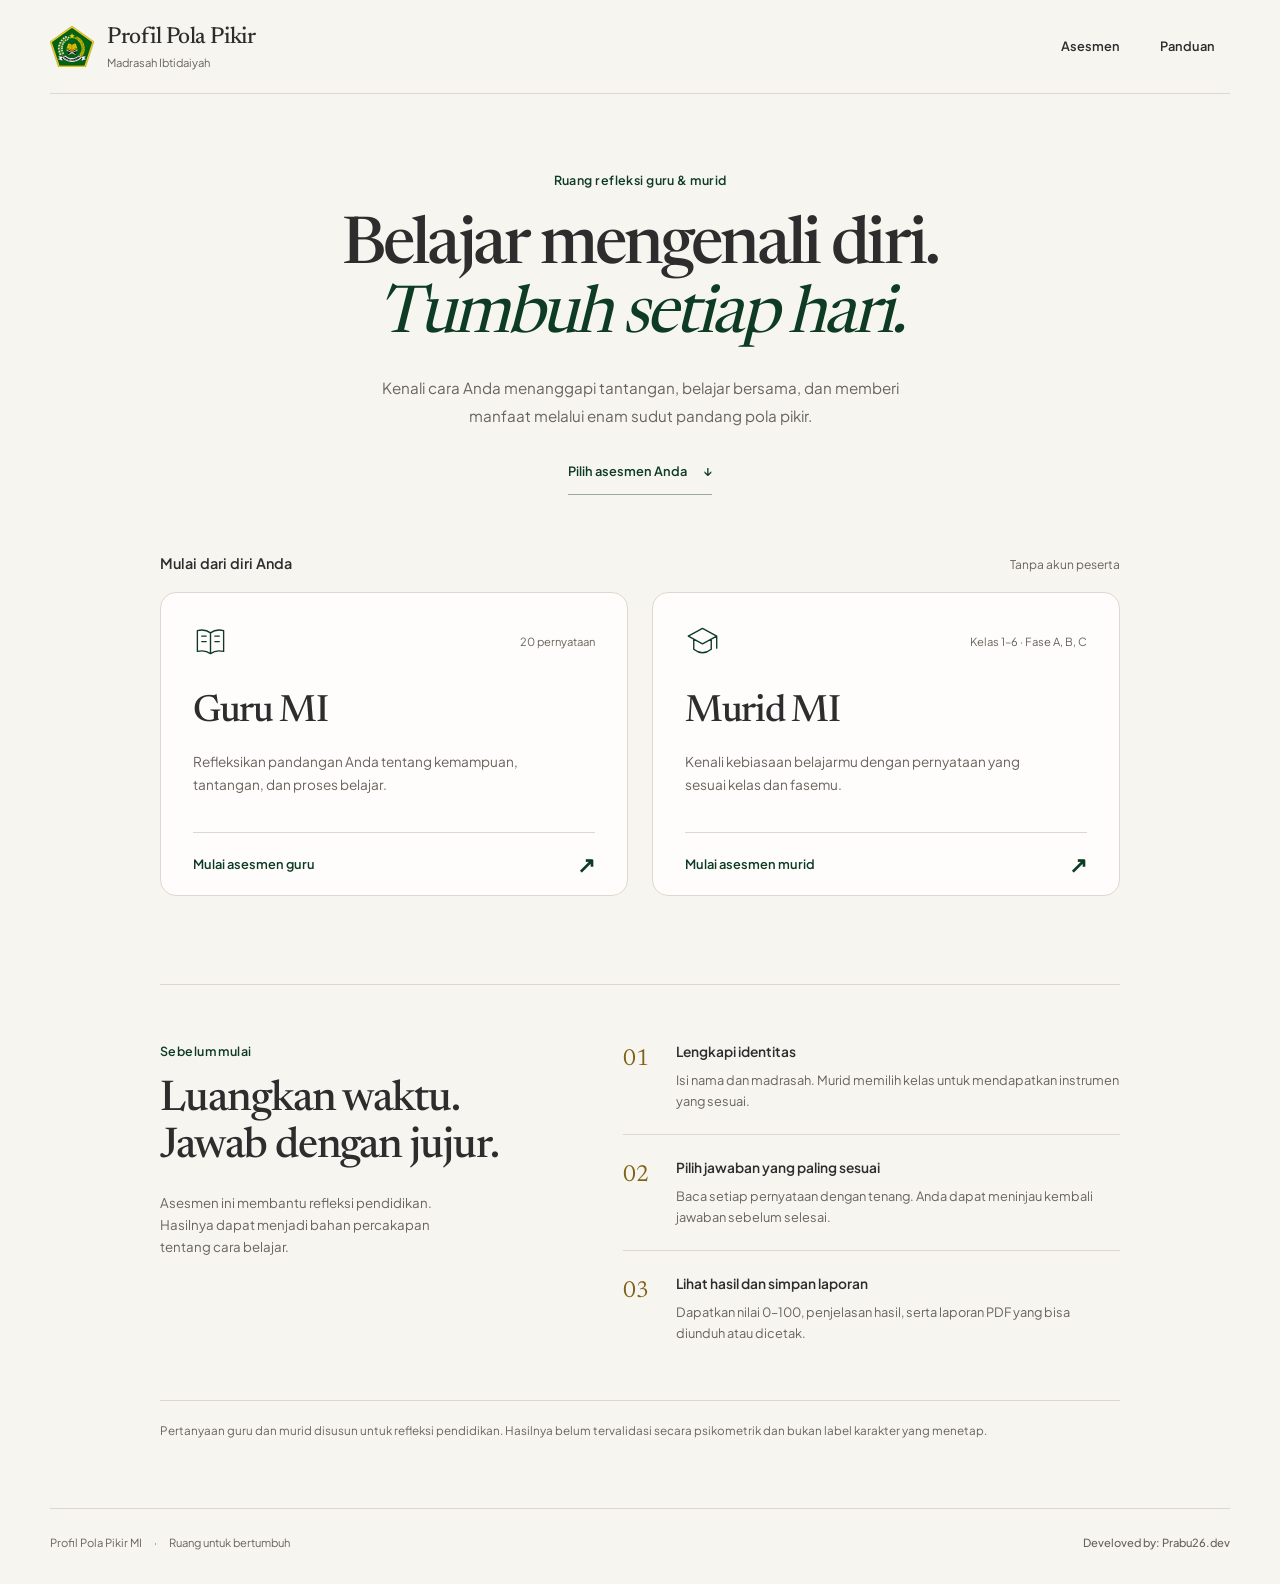
<file: index.html>
<!DOCTYPE html>
<html lang="id">
<head>
  <meta charset="UTF-8">
  <meta name="viewport" content="width=device-width, initial-scale=1, viewport-fit=cover">
  <meta name="theme-color" content="#F7F5F0">
  <meta name="description" content="Kenali pola pikir dalam belajar melalui asesmen reflektif untuk guru dan murid Madrasah Ibtidaiyah.">
  <title>Profil Pola Pikir MI</title>
  <link rel="icon" href="assets/logo-kemenag.svg" type="image/svg+xml">
  <link rel="preload" href="assets/fonts/newsreader-latin.woff2" as="font" type="font/woff2" crossorigin>
  <link rel="stylesheet" href="assets/styles.css?v=20260923.5">
  <script src="assets/ui.js?v=20260923.5" defer></script>
</head>
<body>
  <a class="skip-link" href="#main">Lewati ke isi</a>
  <header class="topbar">
    <a class="brand" href="./" aria-label="Profil Pola Pikir MI, beranda"><img src="assets/logo-kemenag.svg" alt="Lambang Kementerian Agama" width="44" height="44"><span class="brand-copy"><strong>Profil Pola Pikir</strong><small>Madrasah Ibtidaiyah</small></span></a>
    <nav class="header-nav" aria-label="Navigasi utama"><a href="#pilih-asesmen">Asesmen</a><a href="#panduan">Panduan</a></nav>
  </header>
  <main id="main" class="app-shell landing">
    <section class="hero" aria-labelledby="heroTitle">
      <p class="section-kicker">Ruang refleksi guru &amp; murid</p>
      <h1 id="heroTitle">Belajar mengenali diri.<br><em>Tumbuh setiap hari.</em></h1>
      <p class="hero-description">Kenali cara Anda menanggapi tantangan, belajar bersama, dan memberi manfaat melalui enam sudut pandang pola pikir.</p>
      <a class="text-link" href="#pilih-asesmen">Pilih asesmen Anda <span aria-hidden="true">↓</span></a>
    </section>
    <section id="pilih-asesmen" class="role-section" aria-labelledby="roleTitle">
      <div class="section-label"><h2 id="roleTitle">Mulai dari diri Anda</h2><span>Tanpa akun peserta</span></div>
      <div class="role-grid">
        <a class="role-card" href="guru.html"><span class="role-top"><span class="role-symbol" aria-hidden="true"><svg viewBox="0 0 32 32"><path d="M16 9c-4-3-8-3-12-2v19c4-1 8-1 12 2m0-19c4-3 8-3 12-2v19c-4-1-8-1-12 2V9Z"/><path d="M8 12h4m8 0h4M8 17h4m8 0h4"/></svg></span><span class="role-meta">20 pernyataan</span></span><h3>Guru MI</h3><p>Refleksikan pandangan Anda tentang kemampuan, tantangan, dan proses belajar.</p><span class="role-action">Mulai asesmen guru <span aria-hidden="true">↗</span></span></a>
        <a class="role-card" href="murid.html"><span class="role-top"><span class="role-symbol" aria-hidden="true"><svg viewBox="0 0 32 32"><path d="m3 12 13-7 13 7-13 7-13-7Zm5 3v9c5 4 11 4 16 0v-9M29 12v11"/></svg></span><span class="role-meta">Kelas 1–6 · Fase A, B, C</span></span><h3>Murid MI</h3><p>Kenali kebiasaan belajarmu dengan pernyataan yang sesuai kelas dan fasemu.</p><span class="role-action">Mulai asesmen murid <span aria-hidden="true">↗</span></span></a>
      </div>
    </section>
    <section id="panduan" class="guide" aria-labelledby="guideTitle">
      <div class="guide-heading"><p class="section-kicker">Sebelum mulai</p><h2 id="guideTitle">Luangkan waktu.<br>Jawab dengan jujur.</h2><p>Asesmen ini membantu refleksi pendidikan. Hasilnya dapat menjadi bahan percakapan tentang cara belajar.</p></div>
      <ol class="guide-steps"><li><span aria-hidden="true">01</span><div><h3>Lengkapi identitas</h3><p>Isi nama dan madrasah. Murid memilih kelas untuk mendapatkan instrumen yang sesuai.</p></div></li><li><span aria-hidden="true">02</span><div><h3>Pilih jawaban yang paling sesuai</h3><p>Baca setiap pernyataan dengan tenang. Anda dapat meninjau kembali jawaban sebelum selesai.</p></div></li><li><span aria-hidden="true">03</span><div><h3>Lihat hasil dan simpan laporan</h3><p>Dapatkan nilai 0–100, penjelasan hasil, serta laporan PDF yang bisa diunduh atau dicetak.</p></div></li></ol>
    </section>
    <p class="method-note">Pertanyaan guru dan murid disusun untuk refleksi pendidikan. Hasilnya belum tervalidasi secara psikometrik dan bukan label karakter yang menetap.</p>
  </main>
  <footer class="site-footer"><span>Profil Pola Pikir MI <span class="footer-dot" aria-hidden="true">·</span> Ruang untuk bertumbuh</span><strong>Develoved by: Prabu26.dev</strong></footer>
</body>
</html>
</file>
<file: assets/styles.css>
@font-face{font-family:Newsreader;src:url('fonts/newsreader-latin.woff2') format('woff2');font-weight:400 600;font-style:normal;font-display:swap}
@font-face{font-family:'Plus Jakarta Sans';src:url('fonts/jakarta-latin.woff2') format('woff2');font-weight:400 700;font-style:normal;font-display:swap}
:root{color-scheme:light;--bg:#F7F5F0;--surface:#FFFDFC;--surface-2:#FAF9F6;--surface-3:#F1EEE7;--text:#2D2D2D;--muted:#68645D;--line:#DDD8CF;--control:#89837A;--green:#0D3B23;--green-dark:#123F29;--green-soft:#E9F0EB;--gold:#C59B27;--gold-text:#806216;--gold-soft:#F5EEDC;--danger:#8A3A35;--danger-soft:#F5E9E7;--radius:16px;--ease:cubic-bezier(.2,.8,.2,1);--serif:Newsreader,Georgia,'Times New Roman',serif;--sans:'Plus Jakarta Sans',-apple-system,BlinkMacSystemFont,'Segoe UI',sans-serif}
*{box-sizing:border-box}html{scroll-padding-top:110px;-webkit-text-size-adjust:100%}body{margin:0;background:var(--bg);color:var(--text);font:400 1rem/1.65 var(--sans);-webkit-font-smoothing:antialiased}button,input,select{font:inherit}button,a,input,select{-webkit-tap-highlight-color:transparent;touch-action:manipulation}button{cursor:pointer}button:disabled{cursor:default;opacity:.55}a{color:inherit;text-decoration:none}img{max-width:100%;height:auto}svg{width:24px;height:24px;fill:none;stroke:currentColor;stroke-width:1.5;stroke-linecap:round;stroke-linejoin:round;flex-shrink:0}h1,h2,h3,p{margin:0}h1,h2,h3{font-weight:500}h1,h2{font-family:var(--serif);line-height:1.12;letter-spacing:-.025em}h1{font-size:clamp(2rem,4vw,3rem)}h2{font-size:2rem}small{font-size:.8rem}[hidden]{display:none!important}:focus-visible{outline:3px solid var(--green);outline-offset:4px}::selection{background:#D7E4DB}button:active,.role-card:active{transform:scale(.985)}button,a{transition:background-color 150ms var(--ease),border-color 150ms var(--ease),color 150ms var(--ease),transform 150ms var(--ease)}
.skip-link{position:fixed;top:-100px;left:16px;background:var(--green);color:white;padding:12px 20px;z-index:100}.skip-link:focus{top:12px}.topbar{width:min(1180px,calc(100% - 64px));min-height:94px;margin:auto;display:flex;align-items:center;justify-content:space-between;gap:20px;border-bottom:1px solid var(--line)}.brand{display:flex;align-items:center;gap:13px;min-width:0}.brand img{width:44px;height:48px;object-fit:contain;flex-shrink:0}.brand-copy{display:grid;line-height:1.4}.brand-copy strong{font-family:var(--serif);font-size:1.45rem;font-weight:500;letter-spacing:-.02em}.brand-copy small{color:var(--muted);font-size:.7rem}.header-nav{display:flex;align-items:center;gap:10px;font-size:.8rem;font-weight:600}.header-nav a{padding:12px 15px;min-height:44px;border-radius:8px}.header-nav a:hover{background:var(--surface-3);color:var(--green)}.app-shell{width:min(1120px,calc(100% - 64px));margin:auto;min-height:65vh}.section-kicker{font-size:.78rem;font-family:var(--sans);font-weight:600;color:var(--green);letter-spacing:.035em}.hero{text-align:center;max-width:860px;margin:auto;padding:76px 0 60px;animation:enter 600ms var(--ease)}.hero h1{font-size:clamp(2.9rem,5.1vw,4.65rem);line-height:1.07;margin:22px 0;letter-spacing:-.045em}.hero h1 em{font-weight:400;font-style:italic;color:var(--green)}.hero-description{max-width:570px;margin:auto;color:var(--muted);font-size:.95rem;line-height:1.85}.text-link{display:inline-flex;align-items:center;gap:16px;min-height:44px;margin-top:20px;font-weight:600;font-size:.8rem;color:var(--green);border-bottom:1px solid #9AAA9C}.text-link:hover{border-color:var(--green)}.role-section{max-width:960px;margin:auto;scroll-margin-top:30px}.section-label{display:flex;justify-content:space-between;align-items:baseline;gap:16px;margin-bottom:18px}.section-label h2{font-family:var(--sans);font-size:.9rem;font-weight:600;letter-spacing:0}.section-label>span{font-size:.75rem;color:var(--muted)}.role-grid{display:grid;grid-template-columns:repeat(2,minmax(0,1fr));gap:24px}.role-card{display:block;padding:30px 32px 0;border:1px solid var(--line);border-radius:var(--radius);background:var(--surface);transition:transform 180ms var(--ease),border-color 180ms var(--ease),background 180ms var(--ease)}.role-card:hover{border-color:var(--green);background:#FCFDF9;transform:translateY(-3px)}.role-top{display:flex;align-items:center;justify-content:space-between;gap:12px;margin-bottom:23px}.role-symbol{color:var(--green);display:flex}.role-symbol svg{width:35px;height:35px;stroke-width:1.25}.role-meta{font-size:.7rem;color:var(--muted)}.role-card h3{font-family:var(--serif);font-size:2.35rem;letter-spacing:-.035em;margin-bottom:8px}.role-card p{font-size:.85rem;color:var(--muted);max-width:340px;min-height:56px}.role-action{display:flex;align-items:center;justify-content:space-between;margin-top:25px;min-height:63px;border-top:1px solid var(--line);font-size:.8rem;font-weight:600;color:var(--green)}.role-action>span{font-size:1.35rem}.guide{display:grid;grid-template-columns:1fr 1.3fr;gap:80px;max-width:960px;margin:88px auto 0;padding:56px 0;border-top:1px solid var(--line);scroll-margin-top:24px}.guide-heading h2{margin:15px 0 20px;font-size:2.65rem}.guide-heading>p:last-child{font-size:.83rem;color:var(--muted);max-width:290px}.guide-steps{margin:0;padding:0;list-style:none}.guide-steps li{display:grid;grid-template-columns:38px 1fr;gap:15px;padding:22px 0;border-bottom:1px solid var(--line)}.guide-steps li:first-child{padding-top:0}.guide-steps li:last-child{border:0;padding-bottom:0}.guide-steps li>span{color:var(--gold-text);font-family:var(--serif);font-size:1.45rem}.guide-steps h3{font-size:.86rem;font-weight:600;margin-bottom:6px}.guide-steps p{font-size:.8rem;color:var(--muted)}.method-note{max-width:960px;margin:0 auto 40px;font-size:.73rem;color:var(--muted);padding:20px 0;border-top:1px solid var(--line)}.site-footer{width:min(1180px,calc(100% - 64px));margin:48px auto 0;padding:24px 0 32px;border-top:1px solid var(--line);display:flex;justify-content:space-between;gap:16px;flex-wrap:wrap;color:var(--muted);font-size:.7rem}.site-footer strong{font-weight:500}.footer-dot{padding:0 10px}
.view{display:none}.view.active{display:block}.view-entering{animation:enter 220ms var(--ease)}@keyframes enter{from{opacity:0;transform:translateY(8px)}to{opacity:1;transform:translateY(0)}}.flow-steps{display:flex;justify-content:center;gap:44px;list-style:none;margin:36px 0;padding:0;font-size:.78rem;color:var(--muted)}.flow-steps li{display:flex;align-items:center;gap:10px}.flow-steps li>span{display:grid;place-items:center;width:27px;height:27px;border:1px solid var(--control);border-radius:50%;font-size:.7rem}.flow-steps [aria-current]{color:var(--green);font-weight:700}.flow-steps [aria-current]>span{background:var(--green);border-color:var(--green);color:white}.flow-steps .completed>span{background:var(--green-soft);border-color:var(--green);color:var(--green)}.flow-shell{max-width:660px;margin:0 auto}.back-link{display:inline-flex;align-items:center;gap:10px;min-height:44px;background:none;border:0;color:var(--muted);font-size:.8rem;padding:8px 0;margin-bottom:14px}.back-link>span{font-size:1.4rem}.back-link:hover{color:var(--green)}.panel{background:var(--surface);border:1px solid var(--line);border-radius:var(--radius)}.form-panel{padding:40px 48px}.section-heading{margin-bottom:28px}.section-heading h1{margin:12px 0;font-size:2.5rem}.section-heading>p:last-child{font-size:.85rem;color:var(--muted)}.field{display:grid;gap:8px;margin:20px 0;text-align:left;font-size:.82rem}.field>span{font-weight:600}.field input,.field select,input[type=search],.filter-field select{width:100%;min-width:0;min-height:52px;padding:12px 15px;border:1px solid var(--control);border-radius:10px;background:var(--surface-2);color:var(--text);font-size:1rem;transition:border-color 150ms,background 150ms}.field input:focus,.field select:focus,input[type=search]:focus{background:white;border-color:var(--green)}input::placeholder{color:var(--muted);opacity:1}.field small{color:var(--muted);font-size:.73rem}.field [aria-invalid=true]{border-color:var(--danger)}.privacy-note{padding:18px 0;margin:25px 0;border-top:1px solid var(--line);font-size:.72rem;color:var(--muted)}.privacy-note strong{font-size:.75rem;font-weight:600;color:var(--text)}.privacy-note p{margin-top:6px}.form-footnote{font-size:.73rem;color:var(--muted);text-align:center;margin:20px auto;max-width:520px}.form-error{font-size:.8rem;color:var(--danger);padding:12px 14px;background:var(--danger-soft);border-radius:8px}.primary-btn,.secondary-btn,.ghost-btn{display:inline-flex;justify-content:center;align-items:center;gap:10px;min-height:48px;padding:12px 22px;border-radius:10px;font-size:.8rem;font-weight:600;line-height:1.5;border:1px solid transparent}.primary-btn{background:var(--green);color:white}.primary-btn:hover:not(:disabled){background:var(--green-dark)}.secondary-btn{background:var(--surface);color:var(--green);border-color:var(--control)}.secondary-btn:hover:not(:disabled){background:var(--green-soft)}.ghost-btn{color:var(--muted);background:transparent}.ghost-btn:hover{background:var(--surface-3)}.full-btn{width:100%}.assessment-shell #assessmentView{max-width:780px;margin:auto}.assessment-header{display:flex;align-items:center;justify-content:space-between;gap:20px;border-bottom:1px solid var(--line);padding-bottom:20px}.assessment-header .back-link{margin:0}.participant-card{display:grid;text-align:right;gap:3px;max-width:70%;overflow-wrap:anywhere}.participant-card>span{font-size:.7rem;color:var(--green)}.participant-card strong{font-size:.8rem;font-weight:600}.participant-card small{font-size:.7rem;color:var(--muted)}.assessment-intro{margin:30px 0 25px}.assessment-intro h1{font-size:2.4rem;margin-bottom:10px}.assessment-intro p{font-size:.82rem;color:var(--muted)}.progress-card{padding:15px 0 20px;background:var(--bg);position:sticky;top:0;z-index:5}.progress-row{display:flex;align-items:center;justify-content:space-between;font-size:.75rem;margin-bottom:10px}.progress-row strong{color:var(--green)}.progress-track{height:4px;background:#D8DED7;border-radius:4px;overflow:hidden}.progress-track>span{display:block;height:100%;width:0;background:var(--green);transition:width 240ms var(--ease);border-radius:4px}.question-card{margin:16px 0;padding:27px 30px 30px;border:1px solid var(--line);border-radius:14px;background:var(--surface);min-width:0}.question-heading{display:flex;align-items:baseline;gap:16px;margin-bottom:22px}.q-number{color:var(--gold-text);font:1.5rem var(--serif);flex-shrink:0}.q-text{font:500 1.06rem/1.65 var(--sans);letter-spacing:0}.answer-options{display:grid;grid-template-columns:repeat(2,minmax(0,1fr));gap:12px}.answer-options label{position:relative;display:flex;align-items:center;gap:12px;min-height:54px;padding:12px 16px;border:1px solid var(--control);border-radius:10px;background:var(--surface-2);cursor:pointer;font-size:.82rem;transition:background 140ms,border-color 140ms,transform 140ms}.answer-options label:has(input:checked){background:var(--green-soft);border-color:var(--green);box-shadow:inset 0 0 0 .5px var(--green);color:var(--green);font-weight:600}.answer-options label:hover{border-color:var(--green)}.answer-options label:active{transform:scale(.98)}.answer-options input{margin:0;accent-color:var(--green);width:18px;height:18px;flex-shrink:0}.answer-options label:has(input:focus-visible){outline:3px solid var(--green);outline-offset:3px}.answer-options input:focus-visible{outline:0}.answer-options.three-options{grid-template-columns:repeat(3,minmax(0,1fr))}.phase-a .q-text{font-size:1.2rem}.phase-a .answer-options label{min-height:64px}.choice-emoji{font-size:1.2rem}.mobile-nav{display:none}.submit-wrap{display:flex;align-items:center;justify-content:space-between;gap:24px;margin:32px 0;border-top:1px solid var(--line);padding-top:24px}.submit-wrap>div{display:grid;gap:4px}.submit-wrap strong{font-size:.88rem}.submit-wrap span{font-size:.75rem;color:var(--muted)}.result-panel{max-width:700px;margin:30px auto;padding:44px 48px;text-align:center}.score-card{margin:28px auto 20px}.score-card>span{font-size:.75rem;color:var(--muted)}.score-card>div{display:flex;align-items:baseline;justify-content:center;gap:12px}.score-card strong{font:500 6rem/1.1 var(--serif);color:var(--green);letter-spacing:-.06em}.score-card small{font-size:1rem;color:var(--muted)}.result-panel h1{font-size:2.35rem}.result-panel>p:not(.section-kicker){font-size:.85rem;color:var(--muted);margin-top:20px}.result-meta{text-align:left;display:grid;gap:0;margin:32px 0 20px;border-top:1px solid var(--line)}.result-meta>div{display:grid;grid-template-columns:100px 1fr;gap:18px;padding:14px 0;border-bottom:1px solid var(--line);font-size:.78rem}.result-meta dt{color:var(--muted)}.result-meta dd{margin:0;font-weight:600;overflow-wrap:anywhere}.save-status{font-size:.75rem;padding:13px 15px;border-radius:8px;background:var(--surface-3);text-align:left;margin-top:16px}.save-status.ok{color:var(--green);background:var(--green-soft)}.save-status.warn{color:var(--danger);background:var(--danger-soft)}.save-status:empty{display:none}.inline-retry{color:inherit;background:none;border:0;text-decoration:underline;font-weight:600;min-height:44px;padding:8px}.result-actions{display:flex;justify-content:center;gap:10px;flex-wrap:wrap;margin-top:25px}.toast{position:fixed;left:50%;bottom:28px;transform:translate(-50%,12px);z-index:100;max-width:calc(100% - 32px);width:max-content;border-radius:10px;padding:14px 20px;color:white;background:var(--green);font-size:.8rem;opacity:0;pointer-events:none;transition:opacity 180ms,transform 180ms}.toast.show{opacity:1;transform:translate(-50%,0)}
@media(min-width:701px) and (max-width:1000px){.hero{padding-top:56px}.guide{gap:40px}.role-card{padding:26px 24px 0}.role-meta{font-size:.66rem}}
@media(max-width:700px){html{scroll-padding-top:24px}.topbar{width:calc(100% - 32px);min-height:80px;gap:8px}.brand{gap:9px}.brand img{width:33px;height:39px}.brand-copy strong{font-size:1.15rem}.brand-copy small{font-size:.6rem}.header-nav{gap:0;font-size:.68rem}.header-nav a{padding:12px 9px}.app-shell{width:calc(100% - 32px)}.hero{padding:45px 0 38px}.hero h1{font-size:clamp(2.55rem,8.7vw,3.7rem);margin:20px 0}.hero .section-kicker{font-size:.7rem}.hero-description{font-size:.85rem;max-width:440px}.role-grid{grid-template-columns:1fr;gap:16px}.section-label h2{font-size:.8rem}.section-label>span{font-size:.65rem}.role-card{padding:24px 24px 0}.role-top{margin-bottom:16px}.role-card h3{font-size:2.15rem}.role-card p{min-height:0;max-width:none;font-size:.83rem}.role-action{margin-top:20px;min-height:58px}.guide{grid-template-columns:1fr;gap:30px;padding:35px 0;margin-top:45px}.guide-heading h2{font-size:2.2rem}.guide-heading>p:last-child{max-width:440px}.method-note{font-size:.7rem}.site-footer{width:calc(100% - 32px);margin-top:30px;font-size:.65rem;gap:8px;display:grid}.flow-steps{gap:24px;margin:25px 0;font-size:.7rem}.flow-steps li{gap:7px}.flow-steps li>span{width:24px;height:24px}.form-panel{padding:28px 22px}.section-heading h1{font-size:2.1rem}.field{margin:22px 0}.form-footnote{font-size:.7rem;padding:0 8px}.assessment-header{gap:10px;padding-bottom:16px}.participant-card{max-width:64%}.participant-card strong{font-size:.72rem}.participant-card>span,.participant-card small{font-size:.63rem}.assessment-header .back-link{font-size:.7rem}.assessment-intro{margin:25px 0 10px}.assessment-intro h1{font-size:1.95rem}.assessment-intro p{font-size:.77rem}.question-card{display:none;padding:23px 20px}.question-card.mobile-active{display:block;animation:enter 200ms var(--ease)}.question-heading{gap:12px;margin-bottom:20px}.q-text{font-size:1.06rem}.answer-options,.answer-options.three-options{grid-template-columns:1fr;gap:12px}.answer-options label{min-height:56px;font-size:.9rem}.mobile-nav{display:grid;grid-template-columns:1fr auto 1fr;align-items:center;gap:10px;margin:22px 0}.mobile-nav button{padding:12px 10px;font-size:.72rem}.mobile-nav>span{font-size:.72rem;color:var(--muted)}.submit-wrap{margin:28px 0;flex-direction:column;align-items:stretch;gap:16px}.submit-wrap>div{text-align:center}.result-panel{padding:32px 22px}.result-panel h1{font-size:2rem}.score-card strong{font-size:5.25rem}.result-meta>div{grid-template-columns:78px 1fr;gap:12px}.result-actions{display:grid;grid-template-columns:1fr}.result-actions button{width:100%}.result-panel>p:not(.section-kicker){font-size:.8rem}.toast{bottom:16px}.section-label{gap:8px}}
@media(max-width:370px){.brand-copy strong{font-size:1rem}.header-nav a{padding:12px 6px;font-size:.65rem}.brand img{width:28px}.flow-steps{gap:14px}.form-panel{padding:25px 18px}.role-meta{font-size:.66rem}.question-card{padding:20px 16px}}
@media(prefers-reduced-motion:reduce){*,*::before,*::after{scroll-behavior:auto!important;animation:none!important;transition:none!important}.view.active,.admin-view.active{opacity:1;transform:none}}
.mindset-profile{margin:28px 0;text-align:left;border-top:1px solid var(--line);padding-top:26px}.mindset-profile h2{font:500 1.5rem/1.3 var(--serif);margin:0 0 8px}.mindset-profile>p{font-size:.8rem;color:var(--muted);margin:0 0 22px}.mindset-profile>p strong{color:var(--green);font-weight:600}.mindset-profile>small{display:block;font-size:.7rem;color:var(--muted);line-height:1.6;margin-top:20px}.mindset-list{display:grid;gap:15px}.mindset-row>div:first-child{display:flex;align-items:baseline;justify-content:space-between;gap:10px;font-size:.76rem;margin-bottom:7px}.mindset-row strong{font-weight:600}.mindset-row span{color:var(--muted);white-space:nowrap}.mindset-track{height:5px;background:var(--green-soft);border-radius:5px;overflow:hidden}.mindset-track span{display:block;height:100%;background:var(--green);border-radius:5px}
</file>
